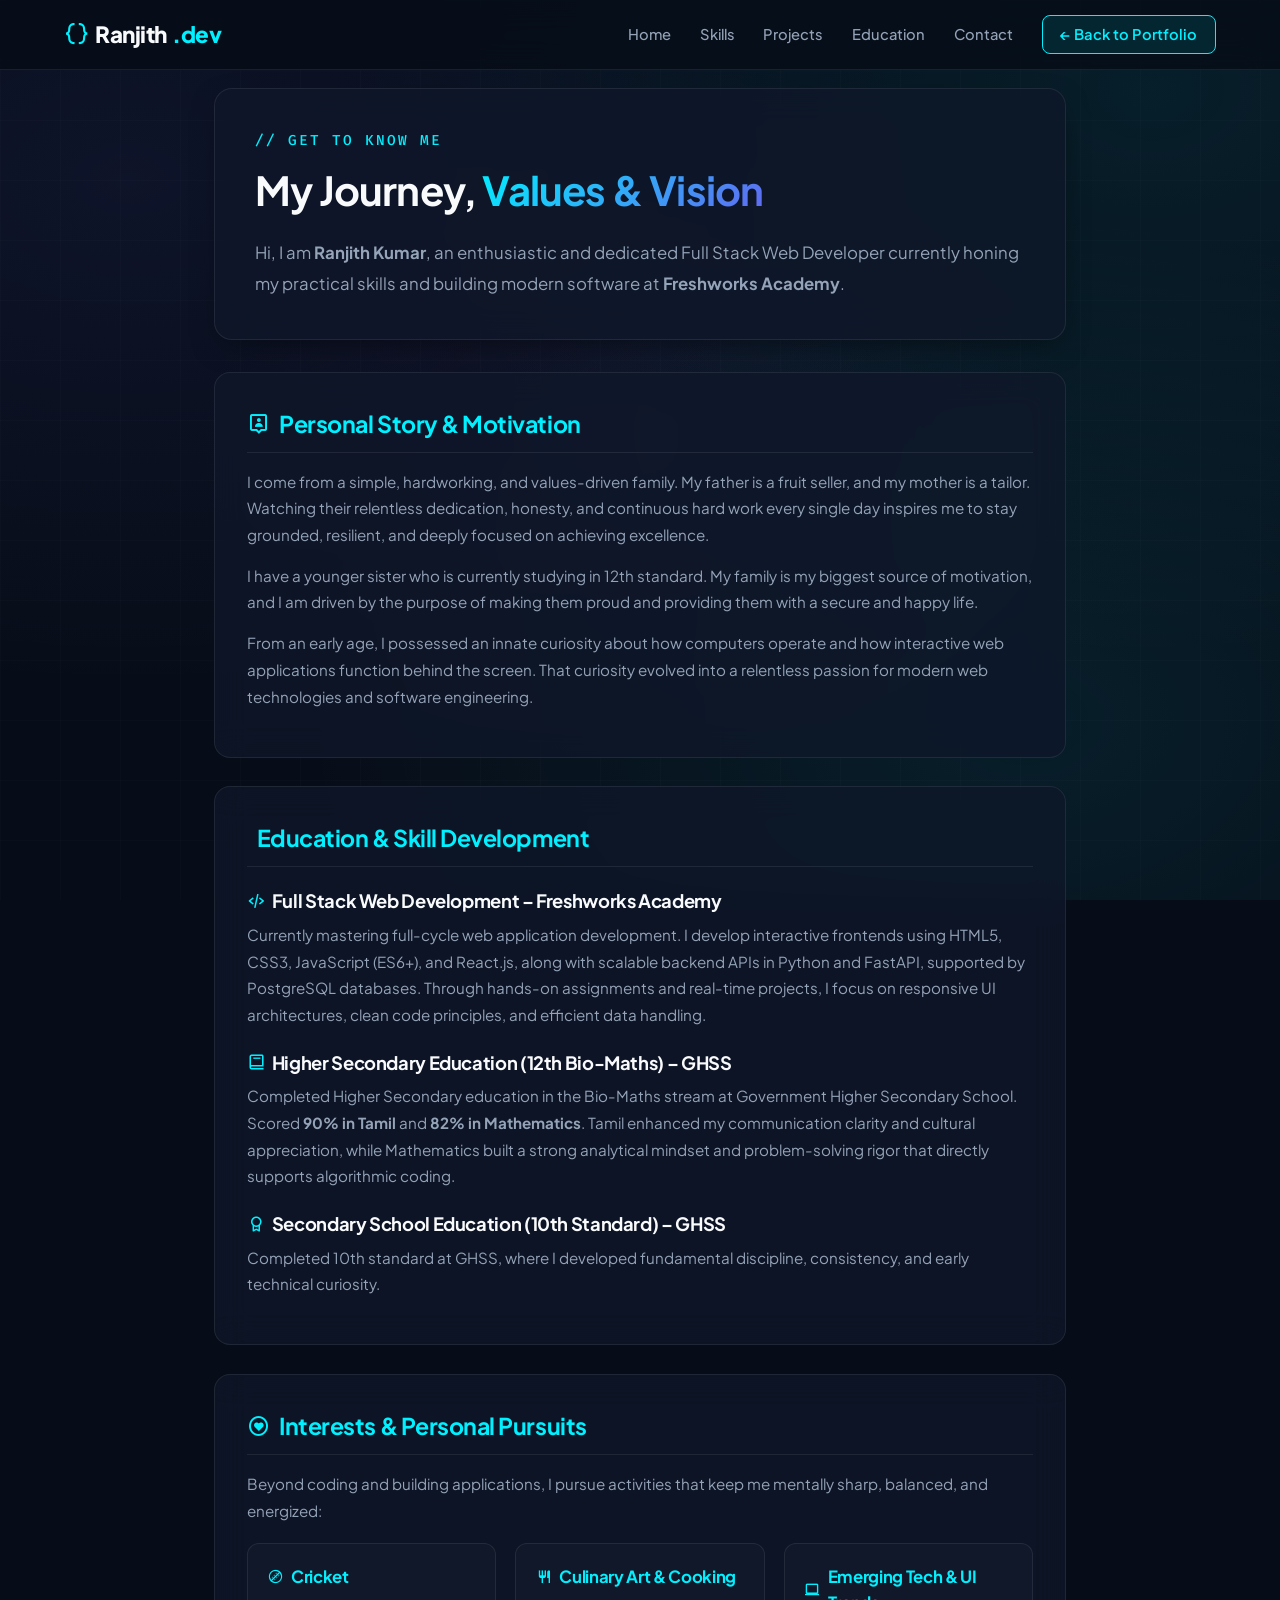
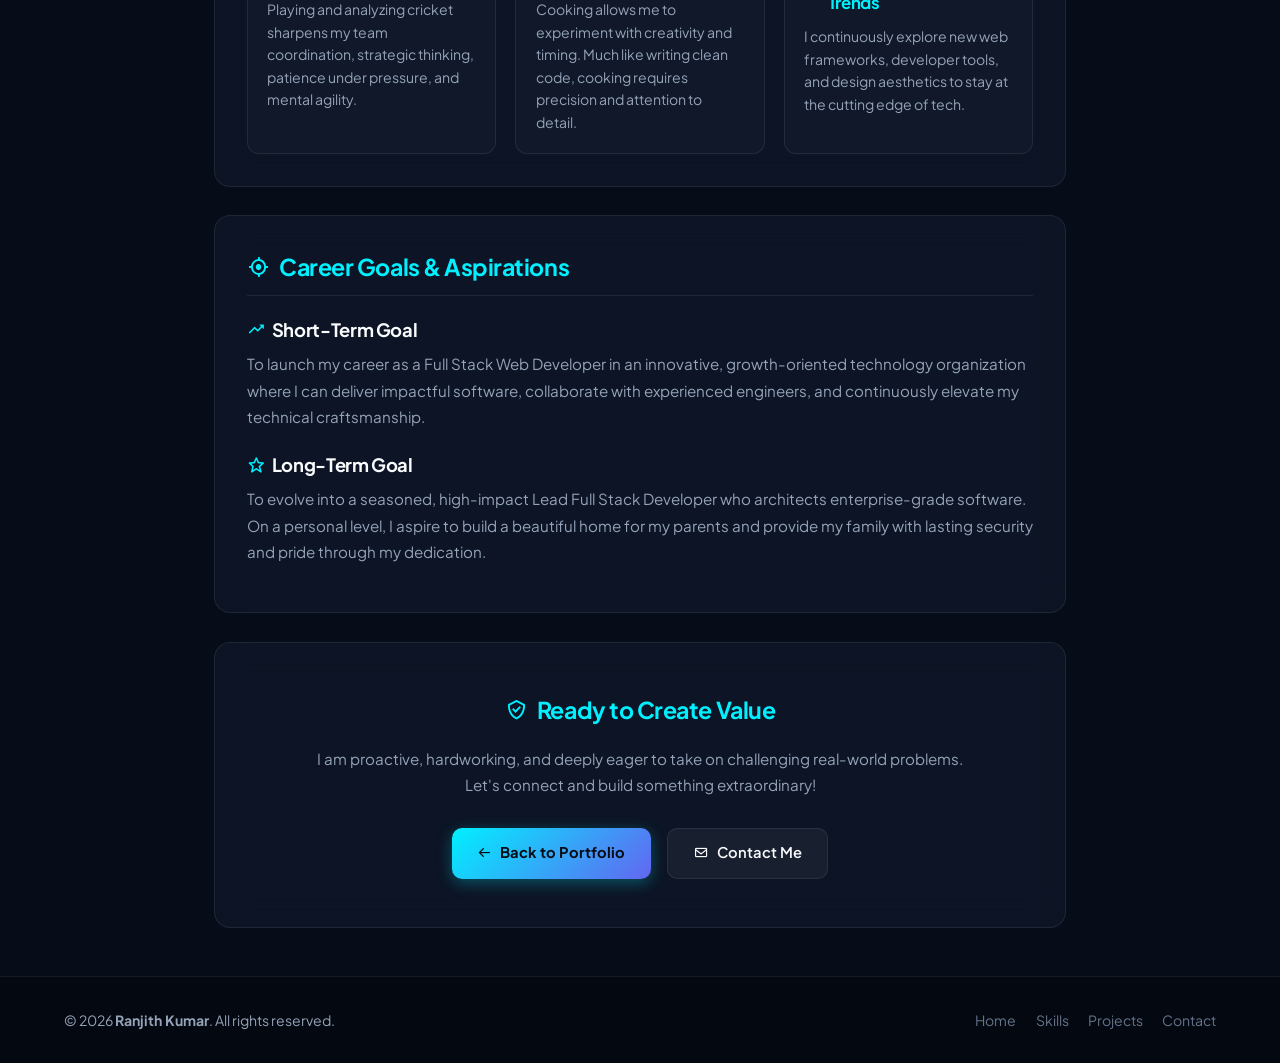
<file: aboutme.html>
<!DOCTYPE html>
<html lang="en">

<head>
    <meta charset="UTF-8">
    <meta name="viewport" content="width=device-width, initial-scale=1.0">
    <meta name="description" content="Discover more about Ranjith Kumar - Full Stack Developer, background, education, interests, and aspirations.">
    <title>More About Me | Ranjith Kumar</title>

    <!-- Boxicons -->
    <link href='https://unpkg.com/boxicons@2.1.4/css/boxicons.min.css' rel='stylesheet'>

    <!-- Unified Stylesheet -->
    <link rel="stylesheet" href="stylesheet.css">
</head>

<body>

    <!-- Header Navigation -->
    <header class="header" id="header">
        <div class="logo-container">
            <a href="index.html" class="logo">
                <i class='bx bx-code-curly' style="color: var(--accent-cyan); font-size: 1.6rem;"></i>
                Ranjith<span>.dev</span>
            </a>
        </div>

        <nav class="navbar" id="navbar">
            <a href="index.html#home">Home</a>
            <a href="index.html#skills">Skills</a>
            <a href="index.html#project">Projects</a>
            <a href="index.html#education">Education</a>
            <a href="index.html#contact">Contact</a>
            <a href="index.html" class="nav-cta">← Back to Portfolio</a>
        </nav>

        <button class="menu-icon" id="menu-icon" aria-label="Toggle navigation menu">
            <i class='bx bx-menu'></i>
        </button>
    </header>

    <main class="about-page-container">
        <!-- Hero Box -->
        <div class="about-hero-card reveal active">
            <span class="heading-sub">// GET TO KNOW ME</span>
            <h1 style="font-size: clamp(1.8rem, 5vw, 2.5rem); margin-bottom: 1rem;">
                My Journey, <span class="gradient-text">Values & Vision</span>
            </h1>
            <p style="font-size: clamp(0.95rem, 2.5vw, 1.05rem); color: var(--text-secondary); line-height: 1.8;">
                Hi, I am <strong>Ranjith Kumar</strong>, an enthusiastic and dedicated Full Stack Web Developer currently honing my practical skills and building modern software at <strong>Freshworks Academy</strong>.
            </p>
        </div>

        <!-- Personal Story -->
        <div class="about-section-box reveal active">
            <h2><i class='bx bx-user-pin'></i> Personal Story & Motivation</h2>
            <p>
                I come from a simple, hardworking, and values-driven family. My father is a fruit seller, and my mother is a tailor. Watching their relentless dedication, honesty, and continuous hard work every single day inspires me to stay grounded, resilient, and deeply focused on achieving excellence.
            </p>
            <p>
                I have a younger sister who is currently studying in 12th standard. My family is my biggest source of motivation, and I am driven by the purpose of making them proud and providing them with a secure and happy life.
            </p>
            <p>
                From an early age, I possessed an innate curiosity about how computers operate and how interactive web applications function behind the screen. That curiosity evolved into a relentless passion for modern web technologies and software engineering.
            </p>
        </div>

        <!-- Education Background -->
        <div class="about-section-box reveal active">
            <h2><i class='bx bx-graduation'></i> Education & Skill Development</h2>

            <h3><i class='bx bx-code-alt' style="color: var(--accent-cyan);"></i> Full Stack Web Development – Freshworks Academy</h3>
            <p>
                Currently mastering full-cycle web application development. I develop interactive frontends using HTML5, CSS3, JavaScript (ES6+), and React.js, along with scalable backend APIs in Python and FastAPI, supported by PostgreSQL databases. Through hands-on assignments and real-time projects, I focus on responsive UI architectures, clean code principles, and efficient data handling.
            </p>

            <h3><i class='bx bx-book' style="color: var(--accent-cyan);"></i> Higher Secondary Education (12th Bio-Maths) – GHSS</h3>
            <p>
                Completed Higher Secondary education in the Bio-Maths stream at Government Higher Secondary School. Scored <strong>90% in Tamil</strong> and <strong>82% in Mathematics</strong>. Tamil enhanced my communication clarity and cultural appreciation, while Mathematics built a strong analytical mindset and problem-solving rigor that directly supports algorithmic coding.
            </p>

            <h3><i class='bx bx-award' style="color: var(--accent-cyan);"></i> Secondary School Education (10th Standard) – GHSS</h3>
            <p>
                Completed 10th standard at GHSS, where I developed fundamental discipline, consistency, and early technical curiosity.
            </p>
        </div>

        <!-- Interests & Hobbies -->
        <div class="about-section-box reveal active">
            <h2><i class='bx bx-heart-circle'></i> Interests & Personal Pursuits</h2>
            <p>
                Beyond coding and building applications, I pursue activities that keep me mentally sharp, balanced, and energized:
            </p>

            <div class="interest-grid">
                <div class="interest-card">
                    <h4><i class='bx bx-cricket-ball'></i> Cricket</h4>
                    <p>Playing and analyzing cricket sharpens my team coordination, strategic thinking, patience under pressure, and mental agility.</p>
                </div>

                <div class="interest-card">
                    <h4><i class='bx bx-restaurant'></i> Culinary Art & Cooking</h4>
                    <p>Cooking allows me to experiment with creativity and timing. Much like writing clean code, cooking requires precision and attention to detail.</p>
                </div>

                <div class="interest-card">
                    <h4><i class='bx bx-laptop'></i> Emerging Tech & UI Trends</h4>
                    <p>I continuously explore new web frameworks, developer tools, and design aesthetics to stay at the cutting edge of tech.</p>
                </div>
            </div>
        </div>

        <!-- Goals & Vision -->
        <div class="about-section-box reveal active">
            <h2><i class='bx bx-target-lock'></i> Career Goals & Aspirations</h2>

            <h3><i class='bx bx-trending-up' style="color: var(--accent-cyan);"></i> Short-Term Goal</h3>
            <p>
                To launch my career as a Full Stack Web Developer in an innovative, growth-oriented technology organization where I can deliver impactful software, collaborate with experienced engineers, and continuously elevate my technical craftsmanship.
            </p>

            <h3><i class='bx bx-star' style="color: var(--accent-cyan);"></i> Long-Term Goal</h3>
            <p>
                To evolve into a seasoned, high-impact Lead Full Stack Developer who architects enterprise-grade software. On a personal level, I aspire to build a beautiful home for my parents and provide my family with lasting security and pride through my dedication.
            </p>
        </div>

        <!-- Conclusion & CTA -->
        <div class="about-section-box reveal active" style="text-align: center; padding: clamp(1.8rem, 4vw, 3rem) clamp(1rem, 3vw, 2rem);">
            <h2 style="justify-content: center; border-bottom: none; margin-bottom: 0.5rem;">
                <i class='bx bx-check-shield'></i> Ready to Create Value
            </h2>
            <p style="max-width: 650px; margin: 0 auto 1.8rem; color: var(--text-secondary);">
                I am proactive, hardworking, and deeply eager to take on challenging real-world problems. Let's connect and build something extraordinary!
            </p>
            <div style="display: flex; justify-content: center; gap: 1rem; flex-wrap: wrap;">
                <a href="index.html" class="btn-primary">
                    <i class='bx bx-arrow-back'></i> Back to Portfolio
                </a>
                <a href="index.html#contact" class="btn-secondary">
                    <i class='bx bx-envelope'></i> Contact Me
                </a>
            </div>
        </div>
    </main>

    <!-- Footer -->
    <footer class="footer">
        <div class="footer-text">
            <p>© 2026 <strong>Ranjith Kumar</strong>. All rights reserved.</p>
        </div>
        <div class="footer-links">
            <a href="index.html#home">Home</a>
            <a href="index.html#skills">Skills</a>
            <a href="index.html#project">Projects</a>
            <a href="index.html#contact">Contact</a>
        </div>
    </footer>

    <!-- Script for mobile menu -->
    <script src="./index.js"></script>
</body>

</html>
</file>
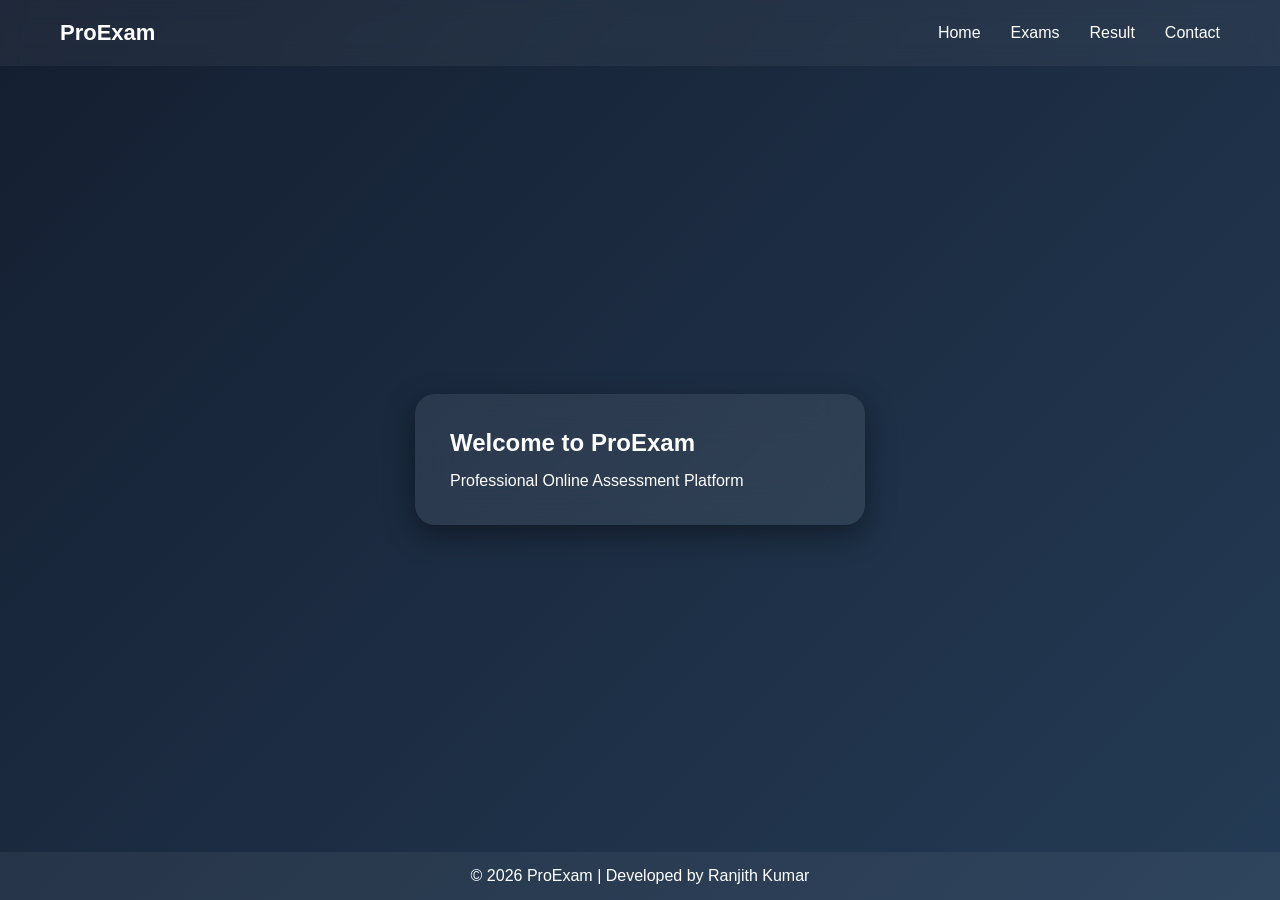
<file: demo.html>
<!DOCTYPE html>
<html>
<head>
<meta charset="UTF-8">
<title>ProExam Portal</title>

<style>
*{
margin:0;
padding:0;
box-sizing:border-box;
font-family:'Segoe UI',sans-serif;
}

body{
background:linear-gradient(135deg,#141e30,#243b55);
min-height:100vh;
display:flex;
flex-direction:column;
color:white;
}

nav{
display:flex;
justify-content:space-between;
align-items:center;
padding:20px 60px;
background:rgba(255,255,255,0.05);
backdrop-filter:blur(10px);
}

.logo{
font-size:22px;
font-weight:bold;
}

nav ul{
list-style:none;
display:flex;
}

nav ul li{
margin-left:30px;
}

nav ul li a{
color:white;
text-decoration:none;
cursor:pointer;
transition:0.3s;
}

nav ul li a:hover{
color:#00f5d4;
}

.page{
flex:1;
display:flex;
justify-content:center;
align-items:center;
padding:40px;
}

.card{
background:rgba(255,255,255,0.08);
padding:35px;
border-radius:20px;
width:450px;
backdrop-filter:blur(20px);
box-shadow:0 10px 30px rgba(0,0,0,0.4);
}

h1,h2{
margin-bottom:15px;
}

select,button{
width:100%;
padding:10px;
margin-top:15px;
border:none;
border-radius:8px;
font-size:14px;
}

select{
background:white;
color:black;
}

button{
background:#00f5d4;
font-weight:bold;
cursor:pointer;
transition:0.3s;
}

button:hover{
background:#00c9a7;
}

.hidden{
display:none;
}

#timer{
color:#ff4d4d;
font-weight:bold;
margin-bottom:10px;
}

#progress{
margin-bottom:10px;
font-size:13px;
opacity:0.8;
}

label{
display:block;
margin:8px 0;
cursor:pointer;
}

footer{
text-align:center;
padding:15px;
background:rgba(255,255,255,0.05);
}
</style>
</head>

<body>

<nav>
<div class="logo">ProExam</div>
<ul>
<li><a onclick="showPage('home')">Home</a></li>
<li><a onclick="showPage('exam')">Exams</a></li>
<li><a onclick="showPage('result')">Result</a></li>
<li><a onclick="showPage('contact')">Contact</a></li>
</ul>
</nav>

<section id="home" class="page">
<div class="card">
<h1>Welcome to ProExam</h1>
<p>Professional Online Assessment Platform</p>
</div>
</section>

<section id="exam" class="page hidden">
<div class="card">
<h2>Select Category</h2>

<select id="category">
<option value="">--Choose Category--</option>
<option value="html">HTML</option>
<option value="css">CSS</option>
<option value="js">JavaScript</option>
<option value="python">Python</option>
<option value="sql">SQL</option>
<option value="react">React</option>
<option value="problem">Problem Solving</option>
<option value="english">English General</option>
</select>

<button onclick="startExam()">Start Exam</button>

<div id="quizBox" class="hidden">
<div id="timer"></div>
<div id="progress"></div>
<h3 id="question"></h3>
<div id="options"></div>
<button onclick="nextQuestion()">Next</button>
</div>

</div>
</section>

<section id="result" class="page hidden">
<div class="card">
<h2>Exam Result</h2>
<p id="score"></p>
</div>
</section>

<section id="contact" class="page hidden">
<div class="card">
<h2>Contact</h2>
<p>Email: support@proexam.com</p>
</div>
</section>

<footer>
© 2026 ProExam | Developed by Ranjith Kumar
</footer>

<script>

let questions={
html:[
{q:"HTML stands for?",o:["Hyper Text Markup Language","High Text","Hyper Tab","None"],a:0},
{q:"Paragraph tag?",o:["&lt;p&gt;","&lt;h1&gt;","&lt;div&gt;","&lt;br&gt;"],a:0},
{q:"HTML file extension?",o:[".html",".doc",".ht",".web"],a:0},
{q:"Hyperlink tag?",o:["&lt;a&gt;","&lt;link&gt;","&lt;href&gt;","&lt;url&gt;"],a:0},
{q:"Image tag?",o:["&lt;img&gt;","&lt;pic&gt;","&lt;image&gt;","&lt;src&gt;"],a:0}
],
css:[
{q:"CSS stands for?",o:["Cascading Style Sheets","Color Style","Creative Sheet","None"],a:0},
{q:"Text color property?",o:["color","font","background","size"],a:0},
{q:"Background property?",o:["background","bgcolor","color","none"],a:0},
{q:"Center text?",o:["text-align","align","position","display"],a:0},
{q:"Add border?",o:["border","outline","line","box"],a:0}
],
js:[
{q:"JS stands for?",o:["JavaScript","JavaSource","JustScript","None"],a:0},
{q:"Declare variable?",o:["let","var","const","All"],a:3},
{q:"Console output?",o:["console.log","print","echo","write"],a:0},
{q:"Array method?",o:["push","add","insert","append"],a:0},
{q:"DOM full form?",o:["Document Object Model","Data Object","Display","None"],a:0}
],
python:[
{q:"Python file extension?",o:[".py",".pt",".code",".txt"],a:0},
{q:"Print function?",o:["print()","echo()","log()","write()"],a:0},
{q:"List syntax?",o:["[]","{}","()","<>"],a:0},
{q:"Loop keyword?",o:["for","loop","iterate","repeat"],a:0},
{q:"Define function?",o:["def","fun","create","make"],a:0}
],
sql:[
{q:"Retrieve data?",o:["SELECT","GET","SHOW","FETCH"],a:0},
{q:"Insert data?",o:["INSERT","ADD","PUT","NEW"],a:0},
{q:"Delete data?",o:["DELETE","REMOVE","DROP","CLEAR"],a:0},
{q:"Update data?",o:["UPDATE","CHANGE","MODIFY","EDIT"],a:0},
{q:"Primary key?",o:["Unique id","Duplicate","Null","None"],a:0}
],
react:[
{q:"React is?",o:["Library","Framework","Language","DB"],a:0},
{q:"State hook?",o:["useState","useEffect","useRef","useMemo"],a:0},
{q:"Router used for?",o:["Navigation","API","CSS","DB"],a:0},
{q:"JSX stands for?",o:["JavaScript XML","JSON","None","JavaSyntax"],a:0},
{q:"Component created by?",o:["function","class","both","none"],a:2}
],
problem:[
{q:"5 + 3 = ?",o:["8","7","6","9"],a:0},
{q:"10 / 2 = ?",o:["5","2","4","6"],a:0},
{q:"Square of 4?",o:["16","8","12","20"],a:0},
{q:"Prime number?",o:["7","8","9","10"],a:0},
{q:"Factorial of 3?",o:["6","3","9","12"],a:0}
],
english:[
{q:"Synonym of Happy?",o:["Joyful","Sad","Angry","Cry"],a:0},
{q:"Opposite of Big?",o:["Small","Large","Huge","Tall"],a:0},
{q:"Plural of Child?",o:["Children","Childs","Childes","None"],a:0},
{q:"Article for apple?",o:["An","A","The","None"],a:0},
{q:"Past tense of go?",o:["Went","Goed","Gone","Going"],a:0}
]
};

let current=0,score=0,selectedCategory="",timer,timeLeft=60;

function showPage(id){
document.querySelectorAll(".page").forEach(p=>p.classList.add("hidden"));
document.getElementById(id).classList.remove("hidden");
}

function startExam(){
selectedCategory=document.getElementById("category").value;
if(!selectedCategory){alert("Select category");return;}
current=0;score=0;timeLeft=60;
document.getElementById("quizBox").classList.remove("hidden");
showQuestion();
startTimer();
}

function showQuestion(){
let q=questions[selectedCategory][current];
document.getElementById("progress").innerText=
"Question "+(current+1)+" of "+questions[selectedCategory].length;
document.getElementById("question").innerHTML=q.q;

let optionsHTML="";
q.o.forEach((opt,i)=>{
optionsHTML+=`
<label>
<input type="radio" name="opt" value="${i}">
${opt}
</label>`;
});
document.getElementById("options").innerHTML=optionsHTML;
}

function nextQuestion(){
let selected=document.querySelector('input[name="opt"]:checked');
if(!selected){alert("Please select an option!");return;}

if(parseInt(selected.value)===questions[selectedCategory][current].a){
score++;
}

current++;

if(current<questions[selectedCategory].length){
showQuestion();
}else{
clearInterval(timer);
document.getElementById("score").innerText=
"You scored "+score+" / "+questions[selectedCategory].length;
showPage("result");
}
}

function startTimer(){
timer=setInterval(()=>{
timeLeft--;
document.getElementById("timer").innerText="Time Left: "+timeLeft+"s";
if(timeLeft<=0){
clearInterval(timer);
document.getElementById("score").innerText=
"Time Up! Score: "+score+" / "+questions[selectedCategory].length;
showPage("result");
}
},1000);
}

</script>

</body>
</html>
</file>
<file: stylesheet.css>
@import url('https://fonts.googleapis.com/css2?family=Fira+Code:wght@400;500;600&family=Plus+Jakarta+Sans:wght@300;400;500;600;700;800&display=swap');

:root {
    /* Color Palette */
    --bg-primary: #070d18;
    --bg-secondary: #0c172a;
    --bg-card: rgba(15, 23, 42, 0.75);
    --bg-card-hover: rgba(30, 41, 69, 0.9);
    --bg-card-solid: #0f1c32;
    
    /* Accents */
    --accent-cyan: #00f0ff;
    --accent-cyan-glow: rgba(0, 240, 255, 0.35);
    --accent-indigo: #6366f1;
    --accent-purple: #a855f7;
    --accent-emerald: #10b981;
    
    /* Gradients */
    --gradient-primary: linear-gradient(135deg, #00f0ff 0%, #6366f1 100%);
    --gradient-card: linear-gradient(145deg, rgba(255, 255, 255, 0.05) 0%, rgba(255, 255, 255, 0.01) 100%);
    
    /* Typography */
    --text-primary: #f8fafc;
    --text-secondary: #94a3b8;
    --text-muted: #64748b;
    
    /* Borders & Glass */
    --border-glass: rgba(255, 255, 255, 0.08);
    --border-accent: rgba(0, 240, 255, 0.3);
    --glass-blur: blur(16px);
    
    /* Shadows */
    --shadow-sm: 0 4px 20px rgba(0, 0, 0, 0.3);
    --shadow-md: 0 10px 30px -10px rgba(0, 0, 0, 0.5);
    --shadow-glow: 0 0 25px rgba(0, 240, 255, 0.25);
    
    /* Transitions */
    --transition-fast: 0.2s cubic-bezier(0.4, 0, 0.2, 1);
    --transition-normal: 0.3s cubic-bezier(0.4, 0, 0.2, 1);
}

/* ==================== BASE STYLES ==================== */
*,
*::before,
*::after {
    margin: 0;
    padding: 0;
    box-sizing: border-box;
    -webkit-tap-highlight-color: transparent;
}

html {
    scroll-behavior: smooth;
    scroll-padding-top: 80px;
    font-size: 16px;
}

body {
    font-family: 'Plus Jakarta Sans', -apple-system, BlinkMacSystemFont, sans-serif;
    background-color: var(--bg-primary);
    color: var(--text-primary);
    line-height: 1.6;
    overflow-x: hidden;
    width: 100%;
    min-height: 100vh;
    background-image: 
        radial-gradient(at 10% 20%, rgba(99, 102, 241, 0.08) 0px, transparent 50%),
        radial-gradient(at 90% 10%, rgba(0, 240, 255, 0.08) 0px, transparent 50%),
        radial-gradient(at 50% 50%, rgba(168, 85, 247, 0.05) 0px, transparent 50%),
        radial-gradient(at 80% 80%, rgba(0, 240, 255, 0.08) 0px, transparent 50%);
    background-attachment: fixed;
}

/* Subtle Grid */
body::before {
    content: '';
    position: fixed;
    top: 0;
    left: 0;
    width: 100%;
    height: 100%;
    background-image: 
        linear-gradient(to right, rgba(255, 255, 255, 0.015) 1px, transparent 1px),
        linear-gradient(to bottom, rgba(255, 255, 255, 0.015) 1px, transparent 1px);
    background-size: 60px 60px;
    pointer-events: none;
    z-index: 0;
}

/* Typography Utilities */
h1, h2, h3, h4, h5, h6 {
    color: var(--text-primary);
    font-weight: 700;
    letter-spacing: -0.02em;
}

a {
    text-decoration: none;
    color: inherit;
}

ul {
    list-style: none;
}

img {
    max-width: 100%;
    display: block;
}

button {
    touch-action: manipulation;
}

.gradient-text {
    background: var(--gradient-primary);
    -webkit-background-clip: text;
    -webkit-text-fill-color: transparent;
    display: inline-block;
}

.heading {
    text-align: center;
    font-size: clamp(1.85rem, 5vw, 2.5rem);
    font-weight: 800;
    margin-bottom: clamp(2rem, 5vw, 3.5rem);
    position: relative;
}

.heading span {
    background: var(--gradient-primary);
    -webkit-background-clip: text;
    -webkit-text-fill-color: transparent;
}

.heading-sub {
    display: block;
    font-size: clamp(0.75rem, 2.5vw, 0.9rem);
    font-family: 'Fira Code', monospace;
    color: var(--accent-cyan);
    letter-spacing: 2px;
    text-transform: uppercase;
    margin-bottom: 0.4rem;
    font-weight: 500;
}

section {
    padding: clamp(4.5rem, 8vw, 6.5rem) clamp(1rem, 5vw, 8%) clamp(3rem, 6vw, 5rem);
    position: relative;
    z-index: 1;
    max-width: 1300px;
    margin: 0 auto;
}

/* Scroll-reveal */
.reveal {
    opacity: 0;
    transform: translateY(25px);
    transition: opacity 0.7s cubic-bezier(0.4, 0, 0.2, 1), transform 0.7s cubic-bezier(0.4, 0, 0.2, 1);
}

.reveal.active {
    opacity: 1;
    transform: translateY(0);
}

/* ==================== HEADER & NAVIGATION ==================== */
.header {
    position: fixed;
    top: 0;
    left: 0;
    width: 100%;
    height: 70px;
    padding: 0 clamp(1rem, 5vw, 8%);
    background: rgba(7, 13, 24, 0.85);
    backdrop-filter: var(--glass-blur);
    -webkit-backdrop-filter: var(--glass-blur);
    display: flex;
    justify-content: space-between;
    align-items: center;
    z-index: 1000;
    border-bottom: 1px solid var(--border-glass);
    transition: var(--transition-normal);
}

.header.scrolled {
    background: rgba(7, 13, 24, 0.96);
    box-shadow: var(--shadow-sm);
}

.logo-container {
    display: flex;
    align-items: center;
    gap: 0.6rem;
}

.logo {
    font-size: clamp(1.2rem, 3.5vw, 1.4rem);
    font-weight: 800;
    color: var(--text-primary);
    display: flex;
    align-items: center;
    gap: 0.35rem;
    letter-spacing: -0.5px;
}

.logo span {
    color: var(--accent-cyan);
}

.status-badge {
    display: inline-flex;
    align-items: center;
    gap: 0.35rem;
    font-size: 0.72rem;
    color: var(--accent-emerald);
    background: rgba(16, 185, 129, 0.1);
    border: 1px solid rgba(16, 185, 129, 0.3);
    padding: 0.2rem 0.55rem;
    border-radius: 999px;
    font-weight: 500;
    white-space: nowrap;
}

.status-dot {
    width: 6px;
    height: 6px;
    background: var(--accent-emerald);
    border-radius: 50%;
    box-shadow: 0 0 8px var(--accent-emerald);
    animation: pulse-dot 2s infinite;
}

@keyframes pulse-dot {
    0%, 100% { opacity: 1; transform: scale(1); }
    50% { opacity: 0.4; transform: scale(0.85); }
}

.navbar {
    display: flex;
    align-items: center;
    gap: 1.8rem;
}

.navbar a {
    font-size: 0.92rem;
    font-weight: 500;
    color: var(--text-secondary);
    transition: var(--transition-normal);
    position: relative;
    padding: 0.3rem 0;
}

.navbar a::after {
    content: '';
    position: absolute;
    bottom: 0;
    left: 0;
    width: 0;
    height: 2px;
    background: var(--gradient-primary);
    transition: var(--transition-normal);
    border-radius: 2px;
}

.navbar a:hover,
.navbar a.active {
    color: var(--text-primary);
}

.navbar a:hover::after,
.navbar a.active::after {
    width: 100%;
}

.nav-cta {
    padding: 0.45rem 1.1rem !important;
    background: rgba(0, 240, 255, 0.1);
    border: 1px solid var(--accent-cyan);
    border-radius: 8px;
    color: var(--accent-cyan) !important;
    font-weight: 600 !important;
    transition: var(--transition-normal) !important;
}

.nav-cta::after {
    display: none !important;
}

.nav-cta:hover {
    background: var(--accent-cyan);
    color: var(--bg-primary) !important;
    box-shadow: var(--shadow-glow);
}

.menu-icon {
    display: none;
    font-size: 1.8rem;
    color: var(--text-primary);
    cursor: pointer;
    background: transparent;
    border: none;
    width: 44px;
    height: 44px;
    align-items: center;
    justify-content: center;
}

/* ==================== HERO SECTION ==================== */
.home {
    display: grid;
    grid-template-columns: 1.2fr 0.8fr;
    align-items: center;
    gap: clamp(2rem, 4vw, 3.5rem);
    min-height: calc(90vh - 70px);
    padding-top: clamp(2rem, 5vw, 4rem);
}

.home-content {
    display: flex;
    flex-direction: column;
    align-items: flex-start;
}

.badge-intro {
    display: inline-flex;
    align-items: center;
    gap: 0.5rem;
    padding: 0.35rem 0.9rem;
    background: rgba(0, 240, 255, 0.08);
    border: 1px solid rgba(0, 240, 255, 0.25);
    border-radius: 999px;
    font-family: 'Fira Code', monospace;
    font-size: clamp(0.75rem, 2.5vw, 0.85rem);
    color: var(--accent-cyan);
    margin-bottom: 1rem;
}

.home-content h1 {
    font-size: clamp(2.2rem, 6.5vw, 3.8rem);
    font-weight: 800;
    line-height: 1.15;
    margin-bottom: 0.8rem;
    letter-spacing: -1px;
}

.role-title {
    font-size: clamp(1.15rem, 4vw, 1.5rem);
    font-weight: 600;
    color: var(--text-secondary);
    margin-bottom: 1.2rem;
    display: flex;
    align-items: center;
    flex-wrap: wrap;
    gap: 0.4rem;
    min-height: 2rem;
}

.role-title .text {
    color: var(--accent-cyan);
    font-weight: 700;
    border-bottom: 2px solid var(--accent-cyan);
    padding-bottom: 1px;
}

.home-bio {
    font-size: clamp(0.92rem, 2.5vw, 1.05rem);
    color: var(--text-secondary);
    line-height: 1.7;
    margin-bottom: 1.8rem;
    max-width: 560px;
}

.home-btn-group {
    display: flex;
    align-items: center;
    gap: 1rem;
    margin-bottom: 2rem;
    flex-wrap: wrap;
    width: 100%;
}

.btn-primary {
    display: inline-flex;
    align-items: center;
    justify-content: center;
    gap: 0.5rem;
    padding: 0.8rem 1.6rem;
    background: var(--gradient-primary);
    color: #050b14;
    border-radius: 10px;
    font-size: 0.92rem;
    font-weight: 700;
    transition: var(--transition-normal);
    box-shadow: 0 4px 15px rgba(0, 240, 255, 0.3);
    border: none;
    cursor: pointer;
    min-height: 44px;
}

.btn-primary:hover {
    transform: translateY(-2px);
    box-shadow: 0 6px 20px rgba(0, 240, 255, 0.5);
}

.btn-secondary {
    display: inline-flex;
    align-items: center;
    justify-content: center;
    gap: 0.5rem;
    padding: 0.8rem 1.6rem;
    background: rgba(255, 255, 255, 0.05);
    border: 1px solid var(--border-glass);
    color: var(--text-primary);
    border-radius: 10px;
    font-size: 0.92rem;
    font-weight: 600;
    transition: var(--transition-normal);
    min-height: 44px;
}

.btn-secondary:hover {
    background: rgba(255, 255, 255, 0.1);
    border-color: var(--accent-cyan);
    color: var(--accent-cyan);
    transform: translateY(-2px);
}

.home-sci {
    display: flex;
    align-items: center;
    gap: 0.75rem;
    flex-wrap: wrap;
}

.sci-label {
    font-size: 0.8rem;
    color: var(--text-muted);
    font-family: 'Fira Code', monospace;
    margin-right: 0.25rem;
}

.home-sci a {
    display: inline-flex;
    justify-content: center;
    align-items: center;
    width: 42px;
    height: 42px;
    background: rgba(255, 255, 255, 0.04);
    border: 1px solid var(--border-glass);
    border-radius: 10px;
    font-size: 1.2rem;
    color: var(--text-secondary);
    transition: var(--transition-normal);
}

.home-sci a:hover {
    background: rgba(0, 240, 255, 0.1);
    color: var(--accent-cyan);
    border-color: var(--accent-cyan);
    box-shadow: var(--shadow-glow);
    transform: translateY(-2px);
}

/* Hero Avatar & Visuals */
.home-img-wrapper {
    position: relative;
    display: flex;
    justify-content: center;
    align-items: center;
    width: 100%;
}

.avatar-container {
    position: relative;
    width: clamp(220px, 45vw, 320px);
    height: clamp(220px, 45vw, 320px);
    border-radius: 30% 70% 70% 30% / 30% 30% 70% 70%;
    background: linear-gradient(135deg, rgba(0, 240, 255, 0.25), rgba(99, 102, 241, 0.25));
    padding: 8px;
    animation: morph-blob 8s ease-in-out infinite alternate;
    box-shadow: 0 0 40px rgba(0, 240, 255, 0.2);
}

@keyframes morph-blob {
    0% { border-radius: 30% 70% 70% 30% / 30% 30% 70% 70%; }
    50% { border-radius: 60% 40% 30% 70% / 60% 30% 70% 40%; }
    100% { border-radius: 40% 60% 60% 40% / 40% 60% 40% 60%; }
}

.avatar-inner {
    width: 100%;
    height: 100%;
    border-radius: inherit;
    overflow: hidden;
    background: #091222;
    border: 2px solid rgba(0, 240, 255, 0.4);
    position: relative;
}

.avatar-inner img {
    width: 100%;
    height: 100%;
    object-fit: cover;
    object-position: center top;
}

/* Floating Tech Chips */
.floating-chip {
    position: absolute;
    display: flex;
    align-items: center;
    gap: 0.5rem;
    padding: 0.5rem 0.85rem;
    background: rgba(15, 23, 42, 0.9);
    backdrop-filter: blur(12px);
    border: 1px solid var(--border-glass);
    border-radius: 10px;
    box-shadow: var(--shadow-md);
    font-size: 0.8rem;
    font-weight: 600;
    color: var(--text-primary);
    z-index: 2;
    animation: float 4s ease-in-out infinite;
    white-space: nowrap;
}

.floating-chip i {
    font-size: 1.1rem;
    color: var(--accent-cyan);
}

.chip-1 {
    top: 5%;
    left: -5%;
    animation-delay: 0s;
}

.chip-2 {
    bottom: 5%;
    left: -6%;
    animation-delay: 1.5s;
}

.chip-3 {
    top: 45%;
    right: -8%;
    animation-delay: 2.5s;
}

@keyframes float {
    0%, 100% { transform: translateY(0); }
    50% { transform: translateY(-8px); }
}

/* ==================== SKILLS SECTION ==================== */
.skills {
    background: rgba(12, 23, 42, 0.35);
    border-top: 1px solid var(--border-glass);
    border-bottom: 1px solid var(--border-glass);
}

.skills-grid {
    display: grid;
    grid-template-columns: repeat(auto-fit, minmax(280px, 1fr));
    gap: clamp(1.2rem, 3vw, 2rem);
}

.skill-category-card {
    background: var(--bg-card);
    border: 1px solid var(--border-glass);
    border-radius: 16px;
    padding: clamp(1.2rem, 3vw, 1.8rem);
    backdrop-filter: var(--glass-blur);
    transition: var(--transition-normal);
    position: relative;
    overflow: hidden;
}

.skill-category-card::before {
    content: '';
    position: absolute;
    top: 0;
    left: 0;
    width: 100%;
    height: 3px;
    background: var(--gradient-primary);
    opacity: 0;
    transition: var(--transition-normal);
}

.skill-category-card:hover {
    transform: translateY(-4px);
    border-color: var(--border-accent);
    box-shadow: var(--shadow-md), 0 0 20px rgba(0, 240, 255, 0.1);
}

.skill-category-card:hover::before {
    opacity: 1;
}

.category-header {
    display: flex;
    align-items: center;
    gap: 0.75rem;
    margin-bottom: 1.4rem;
    padding-bottom: 0.8rem;
    border-bottom: 1px solid var(--border-glass);
}

.category-icon {
    width: 40px;
    height: 40px;
    background: rgba(0, 240, 255, 0.1);
    border-radius: 10px;
    display: flex;
    justify-content: center;
    align-items: center;
    color: var(--accent-cyan);
    font-size: 1.3rem;
    flex-shrink: 0;
}

.category-title {
    font-size: 1.15rem;
    font-weight: 700;
}

.skills-list {
    display: flex;
    flex-direction: column;
    gap: 1.1rem;
}

.skill-item {
    display: flex;
    flex-direction: column;
    gap: 0.35rem;
}

.skill-info {
    display: flex;
    justify-content: space-between;
    align-items: center;
    font-size: 0.9rem;
    font-weight: 600;
}

.skill-info .skill-name {
    display: flex;
    align-items: center;
    gap: 0.45rem;
    color: var(--text-primary);
}

.skill-info .skill-name i {
    color: var(--accent-cyan);
    font-size: 1.05rem;
}

.skill-info .skill-percent {
    font-family: 'Fira Code', monospace;
    font-size: 0.8rem;
    color: var(--accent-cyan);
}

.skill-bar-wrapper {
    width: 100%;
    height: 7px;
    background: rgba(255, 255, 255, 0.06);
    border-radius: 999px;
    overflow: hidden;
    position: relative;
}

.skill-bar-fill {
    height: 100%;
    background: var(--gradient-primary);
    border-radius: 999px;
    width: 0%;
    transition: width 1.2s cubic-bezier(0.4, 0, 0.2, 1);
    position: relative;
}

/* ==================== PROJECTS SECTION ==================== */
.projects {
    position: relative;
}

.projects-grid {
    display: grid;
    grid-template-columns: repeat(auto-fit, minmax(290px, 1fr));
    gap: clamp(1.5rem, 3vw, 2.2rem);
}

.project-card {
    background: var(--bg-card);
    border: 1px solid var(--border-glass);
    border-radius: 16px;
    overflow: hidden;
    transition: var(--transition-normal);
    display: flex;
    flex-direction: column;
    position: relative;
    backdrop-filter: var(--glass-blur);
}

.project-card:hover {
    transform: translateY(-6px);
    border-color: var(--border-accent);
    box-shadow: var(--shadow-md), 0 12px 30px -10px rgba(0, 240, 255, 0.18);
}

.project-img-box {
    position: relative;
    width: 100%;
    height: clamp(180px, 45vw, 220px);
    overflow: hidden;
    background: #091222;
}

.project-img-box img {
    width: 100%;
    height: 100%;
    object-fit: cover;
    object-position: top center;
    transition: transform 0.5s ease;
}

.project-card:hover .project-img-box img {
    transform: scale(1.06);
}

.project-badge-top {
    position: absolute;
    top: 10px;
    right: 10px;
    padding: 0.25rem 0.65rem;
    background: rgba(7, 13, 24, 0.85);
    backdrop-filter: blur(8px);
    border: 1px solid var(--border-glass);
    border-radius: 6px;
    font-size: 0.72rem;
    font-family: 'Fira Code', monospace;
    color: var(--accent-cyan);
    z-index: 2;
}

.project-content {
    padding: clamp(1.2rem, 3vw, 1.6rem);
    display: flex;
    flex-direction: column;
    flex-grow: 1;
    justify-content: space-between;
}

.project-header-row {
    margin-bottom: 0.5rem;
}

.project-title {
    font-size: clamp(1.2rem, 3vw, 1.35rem);
    font-weight: 700;
    color: var(--text-primary);
}

.project-desc {
    color: var(--text-secondary);
    font-size: 0.9rem;
    line-height: 1.6;
    margin-bottom: 1.2rem;
}

.project-tags {
    display: flex;
    flex-wrap: wrap;
    gap: 0.4rem;
    margin-bottom: 1.4rem;
}

.tech-tag {
    font-size: 0.72rem;
    font-family: 'Fira Code', monospace;
    padding: 0.2rem 0.55rem;
    background: rgba(255, 255, 255, 0.04);
    border: 1px solid var(--border-glass);
    border-radius: 6px;
    color: var(--text-secondary);
}

.project-actions {
    display: flex;
    align-items: center;
    gap: 0.75rem;
    padding-top: 0.9rem;
    border-top: 1px solid var(--border-glass);
}

.btn-project {
    display: inline-flex;
    align-items: center;
    justify-content: center;
    gap: 0.4rem;
    font-size: 0.85rem;
    font-weight: 600;
    padding: 0.55rem 1rem;
    border-radius: 8px;
    transition: var(--transition-normal);
    min-height: 38px;
    flex: 1;
}

.btn-project.live {
    background: var(--gradient-primary);
    color: #050b14;
}

.btn-project.live:hover {
    box-shadow: 0 0 15px rgba(0, 240, 255, 0.4);
}

.btn-project.code {
    background: rgba(255, 255, 255, 0.05);
    border: 1px solid var(--border-glass);
    color: var(--text-primary);
}

.btn-project.code:hover {
    background: rgba(255, 255, 255, 0.1);
}

/* ==================== TIMELINE SECTION ==================== */
.timeline-section {
    background: rgba(12, 23, 42, 0.3);
    border-top: 1px solid var(--border-glass);
    border-bottom: 1px solid var(--border-glass);
}

.timeline-container {
    max-width: 800px;
    margin: 0 auto;
    position: relative;
    padding-left: clamp(1.5rem, 4vw, 2rem);
}

.timeline-container::before {
    content: '';
    position: absolute;
    top: 0;
    left: 6px;
    height: 100%;
    width: 2px;
    background: linear-gradient(to bottom, var(--accent-cyan), var(--accent-indigo), transparent);
}

.timeline-item {
    position: relative;
    margin-bottom: 2rem;
}

.timeline-item:last-child {
    margin-bottom: 0;
}

.timeline-dot {
    position: absolute;
    top: 5px;
    left: clamp(-1.5rem, -4vw, -2rem);
    width: 14px;
    height: 14px;
    border-radius: 50%;
    background: var(--bg-primary);
    border: 3px solid var(--accent-cyan);
    box-shadow: 0 0 8px var(--accent-cyan);
}

.timeline-card {
    background: var(--bg-card);
    border: 1px solid var(--border-glass);
    border-radius: 14px;
    padding: clamp(1.2rem, 3vw, 1.6rem);
    backdrop-filter: var(--glass-blur);
    transition: var(--transition-normal);
}

.timeline-card:hover {
    border-color: var(--border-accent);
    transform: translateX(4px);
}

.timeline-period {
    font-family: 'Fira Code', monospace;
    font-size: 0.78rem;
    color: var(--accent-cyan);
    margin-bottom: 0.3rem;
    display: inline-block;
}

.timeline-title {
    font-size: clamp(1.1rem, 3vw, 1.25rem);
    font-weight: 700;
    color: var(--text-primary);
    margin-bottom: 0.25rem;
}

.timeline-institution {
    font-size: 0.9rem;
    color: var(--text-muted);
    font-weight: 500;
    margin-bottom: 0.6rem;
    display: flex;
    align-items: center;
    gap: 0.4rem;
}

.timeline-desc {
    font-size: 0.88rem;
    color: var(--text-secondary);
    line-height: 1.6;
}

/* ==================== CONTACT SECTION ==================== */
.contact {
    display: grid;
    grid-template-columns: 1fr 1.2fr;
    gap: clamp(2rem, 4vw, 3.5rem);
    align-items: flex-start;
}

.contact-info-panel {
    display: flex;
    flex-direction: column;
    gap: 1.2rem;
}

.contact-info-panel h3 {
    font-size: clamp(1.6rem, 4vw, 2rem);
    font-weight: 800;
    line-height: 1.2;
}

.contact-info-panel p {
    color: var(--text-secondary);
    font-size: 0.95rem;
    line-height: 1.6;
}

.contact-cards-list {
    display: flex;
    flex-direction: column;
    gap: 0.8rem;
    margin-top: 0.4rem;
}

.contact-method-card {
    display: flex;
    align-items: center;
    gap: 1rem;
    padding: 1rem;
    background: var(--bg-card);
    border: 1px solid var(--border-glass);
    border-radius: 12px;
    transition: var(--transition-normal);
    color: inherit;
}

.contact-method-card:hover {
    border-color: var(--border-accent);
    transform: translateX(4px);
    background: var(--bg-card-hover);
}

.contact-method-icon {
    width: 44px;
    height: 44px;
    background: rgba(0, 240, 255, 0.1);
    border-radius: 10px;
    display: flex;
    justify-content: center;
    align-items: center;
    font-size: 1.4rem;
    color: var(--accent-cyan);
    flex-shrink: 0;
}

.contact-method-text h5 {
    font-size: 0.75rem;
    color: var(--text-muted);
    font-family: 'Fira Code', monospace;
    text-transform: uppercase;
    letter-spacing: 1px;
}

.contact-method-text p {
    font-size: 0.92rem;
    font-weight: 600;
    color: var(--text-primary);
    margin: 0;
    word-break: break-word;
}

/* Contact Form */
.contact-form-wrapper {
    background: var(--bg-card);
    border: 1px solid var(--border-glass);
    border-radius: 16px;
    padding: clamp(1.2rem, 3.5vw, 2.2rem);
    backdrop-filter: var(--glass-blur);
    box-shadow: var(--shadow-sm);
}

.form-grid {
    display: grid;
    grid-template-columns: 1fr 1fr;
    gap: 1rem;
    margin-bottom: 1rem;
}

.form-group {
    display: flex;
    flex-direction: column;
    gap: 0.35rem;
}

.form-group.full {
    grid-column: span 2;
}

.form-group label {
    font-size: 0.82rem;
    font-weight: 600;
    color: var(--text-secondary);
}

.form-group input,
.form-group textarea {
    width: 100%;
    padding: 0.8rem 1rem;
    background: rgba(7, 13, 24, 0.6);
    border: 1px solid var(--border-glass);
    border-radius: 10px;
    color: var(--text-primary);
    font-size: 16px; /* Prevents auto-zoom on iOS */
    outline: none;
    transition: var(--transition-normal);
}

.form-group input:focus,
.form-group textarea:focus {
    border-color: var(--accent-cyan);
    box-shadow: 0 0 12px rgba(0, 240, 255, 0.2);
    background: rgba(7, 13, 24, 0.9);
}

.form-group textarea {
    resize: vertical;
    min-height: 120px;
}

.form-status {
    margin-top: 1rem;
    font-size: 0.88rem;
    padding: 0.6rem 1rem;
    border-radius: 8px;
    display: none;
}

.form-status.success {
    display: block;
    background: rgba(16, 185, 129, 0.15);
    border: 1px solid rgba(16, 185, 129, 0.4);
    color: var(--accent-emerald);
}

/* ==================== FOOTER ==================== */
.footer {
    padding: 2rem clamp(1rem, 5vw, 8%);
    background: #040810;
    border-top: 1px solid var(--border-glass);
    display: flex;
    justify-content: space-between;
    align-items: center;
    flex-wrap: wrap;
    gap: 1.2rem;
}

.footer-text p {
    font-size: 0.88rem;
    color: var(--text-secondary);
}

.footer-links {
    display: flex;
    gap: 1.2rem;
    flex-wrap: wrap;
}

.footer-links a {
    color: var(--text-muted);
    font-size: 0.88rem;
    transition: var(--transition-fast);
}

.footer-links a:hover {
    color: var(--accent-cyan);
}

/* Scroll To Top */
.back-to-top {
    position: fixed;
    bottom: 1.5rem;
    right: 1.5rem;
    width: 42px;
    height: 42px;
    background: var(--bg-card-solid);
    border: 1px solid var(--border-accent);
    color: var(--accent-cyan);
    border-radius: 10px;
    display: flex;
    justify-content: center;
    align-items: center;
    font-size: 1.3rem;
    cursor: pointer;
    opacity: 0;
    visibility: hidden;
    transition: var(--transition-normal);
    z-index: 999;
    box-shadow: var(--shadow-sm);
}

.back-to-top.visible {
    opacity: 1;
    visibility: visible;
}

.back-to-top:hover {
    background: var(--accent-cyan);
    color: var(--bg-primary);
    transform: translateY(-3px);
}

/* ==================== ABOUTME.HTML SPECIFIC ==================== */
.about-page-container {
    max-width: 900px;
    margin: 5.5rem auto 3rem;
    padding: 0 clamp(1rem, 4vw, 1.5rem);
}

.about-hero-card {
    background: var(--bg-card);
    border: 1px solid var(--border-glass);
    border-radius: 18px;
    padding: clamp(1.5rem, 4vw, 2.5rem);
    backdrop-filter: var(--glass-blur);
    margin-bottom: 2rem;
    box-shadow: var(--shadow-md);
}

.about-section-box {
    background: var(--bg-card);
    border: 1px solid var(--border-glass);
    border-radius: 16px;
    padding: clamp(1.4rem, 4vw, 2rem);
    backdrop-filter: var(--glass-blur);
    margin-bottom: 1.8rem;
    transition: var(--transition-normal);
}

.about-section-box:hover {
    border-color: var(--border-accent);
}

.about-section-box h2 {
    display: flex;
    align-items: center;
    gap: 0.6rem;
    font-size: clamp(1.25rem, 3.5vw, 1.45rem);
    color: var(--accent-cyan);
    margin-bottom: 1rem;
    padding-bottom: 0.6rem;
    border-bottom: 1px solid var(--border-glass);
}

.about-section-box h3 {
    font-size: clamp(1.05rem, 3vw, 1.15rem);
    color: var(--text-primary);
    margin: 1.2rem 0 0.4rem;
    display: flex;
    align-items: center;
    gap: 0.45rem;
}

.about-section-box p {
    color: var(--text-secondary);
    font-size: 0.95rem;
    line-height: 1.75;
    margin-bottom: 0.9rem;
}

.interest-grid {
    display: grid;
    grid-template-columns: repeat(auto-fit, minmax(240px, 1fr));
    gap: 1.2rem;
    margin-top: 1.2rem;
}

.interest-card {
    background: rgba(255, 255, 255, 0.02);
    border: 1px solid var(--border-glass);
    border-radius: 12px;
    padding: 1.2rem;
    transition: var(--transition-normal);
}

.interest-card:hover {
    border-color: var(--accent-cyan);
    background: rgba(0, 240, 255, 0.04);
}

.interest-card h4 {
    display: flex;
    align-items: center;
    gap: 0.45rem;
    color: var(--accent-cyan);
    font-size: 1.05rem;
    margin-bottom: 0.5rem;
}

.interest-card p {
    font-size: 0.88rem;
    line-height: 1.6;
    margin: 0;
}

/* ==================== RESPONSIVE MEDIA QUERIES ==================== */

/* Tablet & Smaller Laptops */
@media (max-width: 992px) {
    .home {
        grid-template-columns: 1fr;
        text-align: center;
        padding-top: 2rem;
        gap: 2.5rem;
    }

    .home-content {
        align-items: center;
    }

    .role-title {
        justify-content: center;
    }

    .home-bio {
        margin-left: auto;
        margin-right: auto;
    }

    .home-btn-group {
        justify-content: center;
    }

    .home-sci {
        justify-content: center;
    }

    .contact {
        grid-template-columns: 1fr;
    }

    .home-img-wrapper {
        order: -1;
    }
}

/* Mobile Devices */
@media (max-width: 768px) {
    .menu-icon {
        display: flex;
    }

    .navbar {
        position: fixed;
        top: 70px;
        left: 0;
        width: 100%;
        height: calc(100dvh - 70px);
        background: rgba(7, 13, 24, 0.98);
        backdrop-filter: blur(20px);
        -webkit-backdrop-filter: blur(20px);
        flex-direction: column;
        justify-content: flex-start;
        align-items: center;
        padding: 2rem 1.5rem;
        gap: 1.2rem;
        transform: translateY(-120%);
        opacity: 0;
        pointer-events: none;
        transition: transform 0.35s cubic-bezier(0.4, 0, 0.2, 1), opacity 0.35s ease;
        border-bottom: 1px solid var(--border-glass);
        overflow-y: auto;
        z-index: 999;
    }

    .navbar.active {
        transform: translateY(0);
        opacity: 1;
        pointer-events: auto;
    }

    .navbar a {
        font-size: 1.1rem;
        width: 100%;
        max-width: 320px;
        text-align: center;
        padding: 0.8rem 1rem;
        border-radius: 10px;
        background: rgba(255, 255, 255, 0.03);
        border: 1px solid var(--border-glass);
    }

    .navbar a::after {
        display: none;
    }

    .navbar a.active,
    .navbar a:hover {
        background: rgba(0, 240, 255, 0.12);
        border-color: var(--accent-cyan);
        color: var(--accent-cyan);
    }

    .form-grid {
        grid-template-columns: 1fr;
    }

    .form-group.full {
        grid-column: span 1;
    }

    .floating-chip {
        display: none;
    }

    .footer {
        flex-direction: column;
        text-align: center;
    }

    .footer-links {
        justify-content: center;
    }
}

/* Small Mobile Screens (320px - 480px) */
@media (max-width: 480px) {
    .header {
        padding: 0 1rem;
    }

    .status-badge {
        display: none; /* Hide status badge text on tiny screens to preserve logo & menu button */
    }

    .home-btn-group {
        flex-direction: column;
        width: 100%;
    }

    .btn-primary, 
    .btn-secondary {
        width: 100%;
    }

    .skills-grid {
        grid-template-columns: 1fr;
    }

    .projects-grid {
        grid-template-columns: 1fr;
    }

    .project-actions {
        flex-direction: row;
    }

    .btn-project {
        padding: 0.6rem 0.5rem;
        font-size: 0.82rem;
    }

    .back-to-top {
        bottom: 1rem;
        right: 1rem;
    }
}
</file>
